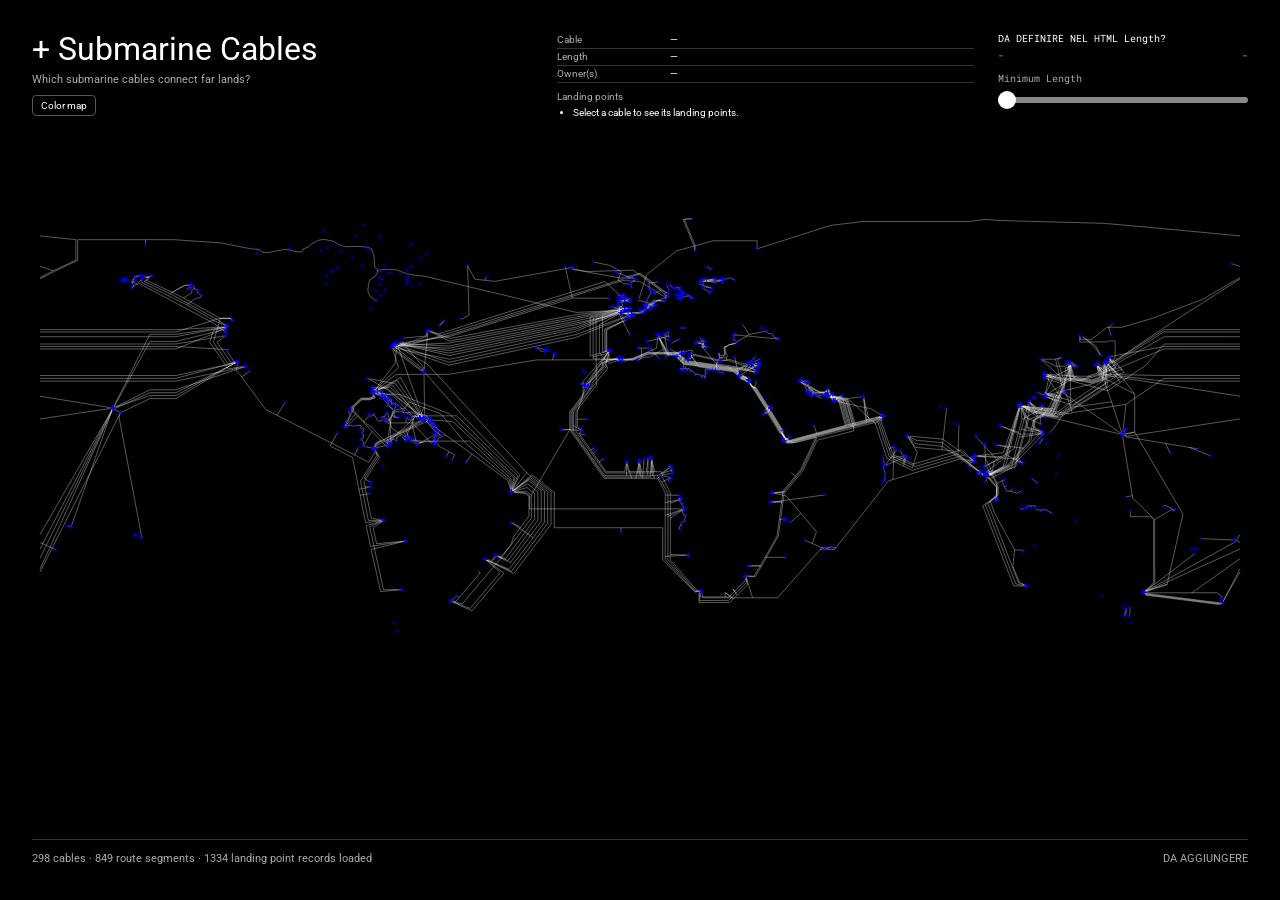
<file: internet/_website/pages/submarine-cables.html>
<!DOCTYPE html>
<html lang="en">
<head>
    <!--page metadata-->
    <meta charset="UTF-8">
    <meta name="viewport" content="width=device-width, initial-scale=1.0">
    <title>+ Submarine Cables</title>

    <!--Load Roboto for text and Roboto Mono for map controls -->
    <link rel="preconnect" href="https://fonts.googleapis.com">
    <link rel="preconnect" href="https://fonts.gstatic.com" crossorigin>
    <link
        href="https://fonts.googleapis.com/css2?family=Roboto:wght@400;500&family=Roboto+Mono:wght@400;500&display=swap"
        rel="stylesheet"
    >

    <!--Load page styles and map interactions -->
    <link rel="stylesheet" href="../asset/css/submarine-cables.css">
    <script src="../asset/js/submarine-cables.js" defer></script>
</head>

<body>
    <main class="atlas">
        <!-- Arrange title, landing points details, and controls horizontally -->
        <header class="page-header">

            <!-- Title and map color toggle -->
            <div class="page-intro">
                <h1>+ Submarine Cables</h1>

                <p class="subtitle">
                    Which submarine cables connect far lands?
                </p>

                <!-- DA MODIFICARE IL BOTTONE, NON SO SE VOGLIO FARE CAMBIARE COLORE-->
                <button
                    id="color-toggle"
                    type="button"
                    aria-pressed="false"
                >
                    Color map
                </button>
            </div>

            <!-- Compact landing points details between the title and slider -->
            <aside class="landing-point-panel" aria-label="Cable and landing point details">
                
                <!-- Information about the selected cable -->
                <dl>
                    <div class="detail-row">
                        <dt>Cable</dt>
                        <dd id="cable-name">—</dd>
                    </div>

                    <div class="detail-row">
                        <dt>Length</dt>
                        <dd id="cable-length">—</dd>
                    </div>

                    <div class="detail-row">
                        <dt>Owner(s)</dt>
                        <dd id="cable-owners">—</dd>
                    </div>
                </dl>

                <!-- List of other landing points connected to the selected cable -->
                <div class="connected-landings">
                    <h2>Landing points</h2>

                    <ul id="connected-landing-points">
                        <li>Select a cable to see its landing points.</li>
                    </ul>
                </div>
        
            </aside>

            <!-- Color legend and lenght filter-->
             <section class="map-controls" aria-label="Cable length legend and filter">
                <div class="color-legend">
                    <span>DA DEFINIRE NEL HTML Length?</span>

                    <div id="length-legend" class="slider-container"></div>

                    <div class="legend-labels">
                        <span id="legend-min">-</span>
                        <span id="legend-max">-</span>
                    </div>

                    <label class="filter-label" for="length-filter">
                        <span>Minimum Length</span>
                        <output id="filter-value" for="length-filter"></output>
                    </label>

                    <input
                        id="length-filter"
                        type="range"
                        min="0"
                        max="100"
                        value="0"
                    >
                </div>
            </section>
        </header>

            <!-- The map fills the remaining viewport space -->
            <section 
                id="map" 
                class="map-container" 
                aria-label="Submarine cables map"
            >
            
                <canvas
                    id="map-canvas"
                    class="map-canvas"
                    aria-label="Submarine cables map canvas"
                >
                This map requires Javascript and canvas support
                </canvas>
            </section>

        <!-- Compact status and source notes -->
        <footer class="page-footer">
            <p id="map-status" role="status">da aggiungere </p>
            
            <p class="source-note">
                DA AGGIUNGERE
            </p>
        </footer>
    </main>
</body>
</html>
</file>
<file: internet/_website/asset/css/submarine-cables.css>
/* Apply consistent sizing to all elements */
* {
  box-sizing: border-box;
}

/* Keep the page fixed within the browser viewport */
html,
body {
  width: 100%;
  height: 100%;
  margin: 0;
  overflow: hidden;
}

/* Preserve the black background and white text */
body {
  background: #000;
  color: #fff;
  font-family: "Roboto", Arial, sans-serif;
}

/* Divide the viewport into header, map, and footer */
.atlas {
  display: grid;
  grid-template-rows: auto minmax(0, 1fr) auto;
  gap: 16px;
  width: 100%;
  max-width: 1600px;
  height: 100vh;
  height: 100dvh;
  margin: 0 auto;
  padding: 32px;
}

/* Align title, compact city details, and slider */
.page-header {
  display: grid;
  grid-template-columns: minmax(0, 1.2fr) minmax(0, 1fr) 250px;
  align-items: start;
  gap: 32px;
}

.page-intro,
.landing-point-panel,
.map-controls {
  min-width: 0;
}

/* Preserve the large, regular-weight title */
h1 {
  margin: 0 0 12px;
  font-size: clamp(28px, 4vw, 48px);
  font-weight: 400;
  line-height: 1.1;
}

/* Style supporting text */
p {
  margin: 0;
  color: #aaa;
  line-height: 1.6;
}

.subtitle {
  max-width: 390px;
  font-size: 14px;
}

/* Preserve the color toggle appearance */
#color-toggle {
  margin-top: 16px;
  padding: 7px 12px;
  border: 1px solid #555;
  border-radius: 4px;
  background: #000;
  color: #fff;
  font: inherit;
  font-size: 12px;
  cursor: pointer;
}

/* Indicate active color mode */
#color-toggle[aria-pressed="true"] {
  border-color: #fff;
}

/* Show keyboard focus on interactive controls */
#color-toggle:focus-visible,
#length-filter:focus-visible {
  outline: 1px solid #fff;
  outline-offset: 3px;
}

/* Display city details as compact horizontal rows */
.landing-point-panel dl {
  margin: 0;
}

.detail-row {
  display: grid;
  grid-template-columns: 105px minmax(0, 1fr);
  align-items: baseline;
  gap: 12px;
  padding: 5px 0;
  border-bottom: 1px solid #333;
  font-size: 12px;
}

/* Keep detail labels muted */
.detail-row dt {
  color: #aaa;
}

/* Allow long city names to fit without widening the layout */
.detail-row dd {
  min-width: 0;
  margin: 0;
  color: #fff;
  overflow-wrap: anywhere;
}

.panel-note {
  margin-top: 5px;
  font-size: 10px;
}

/* Use Roboto Mono for the legend and slider */
.map-controls {
  width: 100%;
  font-family: "Roboto Mono", monospace;
  font-size: 12px;
}

/* Preserve the color legend */
.length-legend {
  height: 8px;
  margin-top: 10px;
  border-radius: 2px;
}

/* Align the minimum and maximum legend values */
.legend-labels {
  display: flex;
  justify-content: space-between;
  gap: 12px;
  margin-top: 6px;
  color: #aaa;
}

/* Display the filter label and current value */
.filter-label {
  display: flex;
  justify-content: space-between;
  gap: 12px;
  margin-top: 20px;
  color: #aaa;
}

#filter-value {
  color: #fff;
}

/* Give the slider a visible track and comfortable hit area */
#length-filter {
  appearance: none;
  -webkit-appearance: none;
  display: block;
  width: 100%;
  height: 24px;
  margin: 12px 0 0;
  background: transparent;
  cursor: pointer;
}

/* Style the track in Chrome and Safari */
#length-filter::-webkit-slider-runnable-track {
  height: 6px;
  border-radius: 3px;
  background: #888;
}

/* Style the white handle in Chrome and Safari */
#length-filter::-webkit-slider-thumb {
  appearance: none;
  -webkit-appearance: none;
  width: 18px;
  height: 18px;
  margin-top: -6px;
  border: 0;
  border-radius: 50%;
  background: #fff;
}

/* Style the track in Firefox */
#length-filter::-moz-range-track {
  height: 6px;
  border-radius: 3px;
  background: #888;
}

/* Style the white handle in Firefox */
#length-filter::-moz-range-thumb {
  width: 18px;
  height: 18px;
  border: 0;
  border-radius: 50%;
  background: #fff;
}

/* Let the map shrink to the available space */
.map-container {
  position: relative;
  min-width: 0;
  min-height: 0;
  overflow: hidden;
}

/* Fill the map container; JavaScript preserves map proportions */
#map-canvas {
  position: absolute;
  inset: 0;
  display: block;
  width: 100%;
  height: 100%;
  background: #000;
}

/* Keep status and source notes compact */
.page-footer {
  display: flex;
  justify-content: space-between;
  align-items: baseline;
  gap: 24px;
  border-top: 1px solid #333;
  padding-top: 10px;
}

.page-footer p {
  font-size: 11px;
}

.source-note {
  max-width: 520px;
  text-align: right;
}

/* Reduce spacing on medium screens */
@media (max-width: 1100px) {
  .atlas {
    padding: 20px;
    gap: 12px;
  }

  .page-header {
    grid-template-columns: minmax(0, 1fr) minmax(0, 1fr) 220px;
    gap: 20px;
  }

  .detail-row {
    grid-template-columns: 90px minmax(0, 1fr);
    gap: 8px;
    font-size: 11px;
  }
}

/* Reorganize compact screens while keeping a fixed viewport */
@media (max-width: 760px) {
  .atlas {
    padding: 12px;
    gap: 8px;
  }

  .page-header {
    grid-template-columns: minmax(0, 1fr) minmax(0, 1fr);
    gap: 12px;
  }

  .page-intro {
    grid-column: 1;
  }

  .map-controls {
    grid-column: 2;
    grid-row: 1;
    font-size: 10px;
  }

  .landing-point-panel {
    grid-column: 1 / -1;
  }

  /* Compress city details into a single row of fields */
  .landing-point-panel dl {
    display: grid;
    grid-template-columns: repeat(5, minmax(0, 1fr));
    gap: 8px;
  }

  .detail-row {
    display: block;
    padding: 3px 0;
    font-size: 10px;
  }

  .detail-row dd {
    margin-top: 4px;
  }

  h1 {
    font-size: 28px;
  }

  .subtitle,
  .panel-note,
  .source-note {
    display: none;
  }

  #color-toggle {
    margin-top: 10px;
  }

  .filter-label {
    margin-top: 12px;
  }

  .page-footer {
    padding-top: 6px;
  }

  .page-footer p {
    font-size: 10px;
  }
}
/* Reduce the header spacing */
.page-header {
  gap: 24px;
}

/* Reduce the title size */
h1 {
  margin-bottom: 6px;
  font-size: clamp(24px, 2.5vw, 34px);
}

/* Compact the subtitle */
.subtitle {
  font-size: 11px;
  line-height: 1.3;
}

/* Reduce the color toggle size */
#color-toggle {
  margin-top: 8px;
  padding: 4px 8px;
  font-size: 10px;
}

/* Compact the city detail rows */
.detail-row {
  padding: 2px 0;
  gap: 8px;
  font-size: 10px;
  line-height: 1.2;
}

.panel-note {
  margin-top: 3px;
  font-size: 9px;
  line-height: 1.2;
}

/* Reduce legend and filter text */
.map-controls {
  font-size: 10px;
}

.length-legend {
  height: 6px;
  margin-top: 6px;
}

.legend-labels {
  margin-top: 4px;
}

/* Bring the slider closer to the legend */
.filter-label {
  margin-top: 10px;
}

#length-filter {
  height: 20px;
  margin-top: 5px;
}

/* Preserve the compact layout on smaller screens */
@media (max-width: 760px) {
  .page-header {
    gap: 8px;
  }

  h1 {
    font-size: 24px;
  }

  .map-controls,
  .detail-row {
    font-size: 9px;
  }
}

/* Keep the landing point heading compact. */
.connected-landings h2 {
    margin: 8px 0 4px;
    color: #aaa;
    font-size: 10px;
    font-weight: 400;
}

/* Keep long landing point lists from expanding the header. */
#connected-landing-points {
    max-height: 60px;
    overflow-y: auto;
    margin: 0;
    padding-left: 16px;
    font-size: 10px;
    line-height: 1.4;
}

/* Display the three cable fields evenly on small screens. */
@media (max-width: 760px) {
    .landing-point-panel dl {
        grid-template-columns: repeat(3, minmax(0, 1fr));
    }
}
</file>
